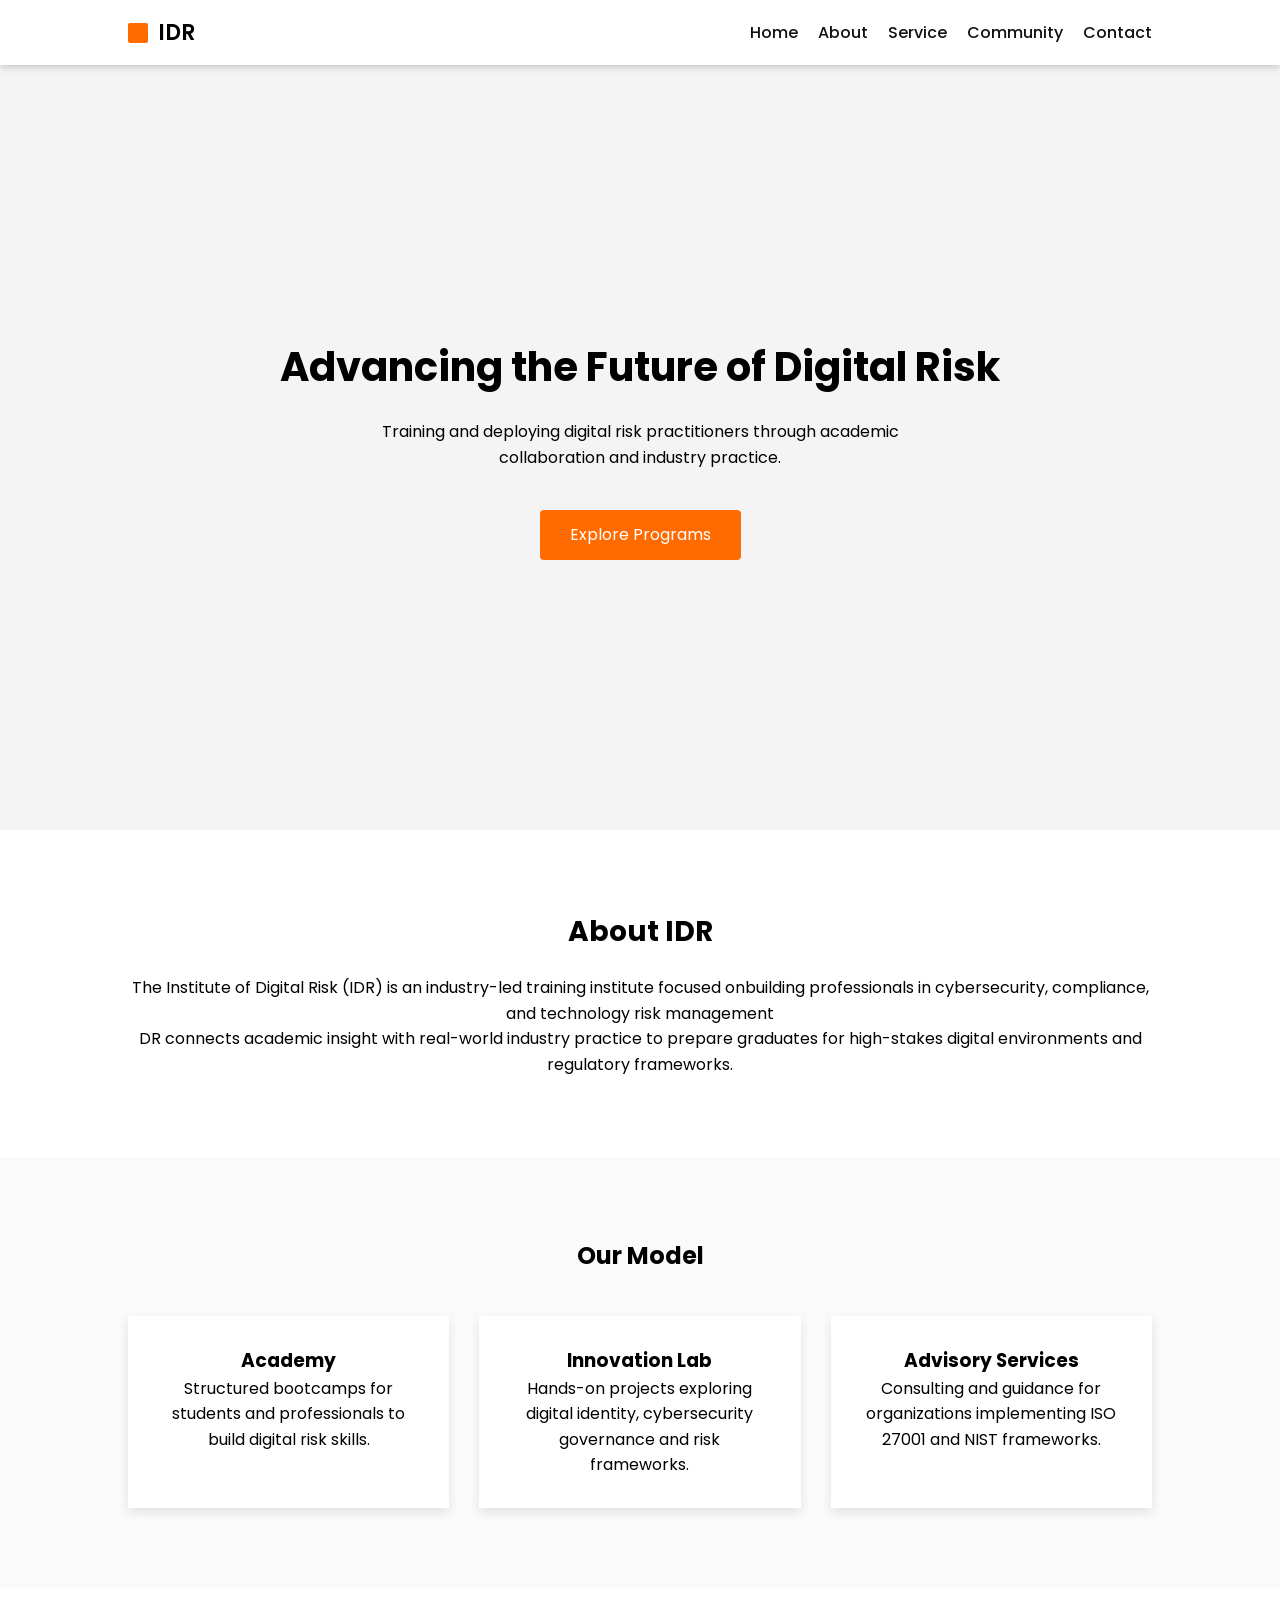
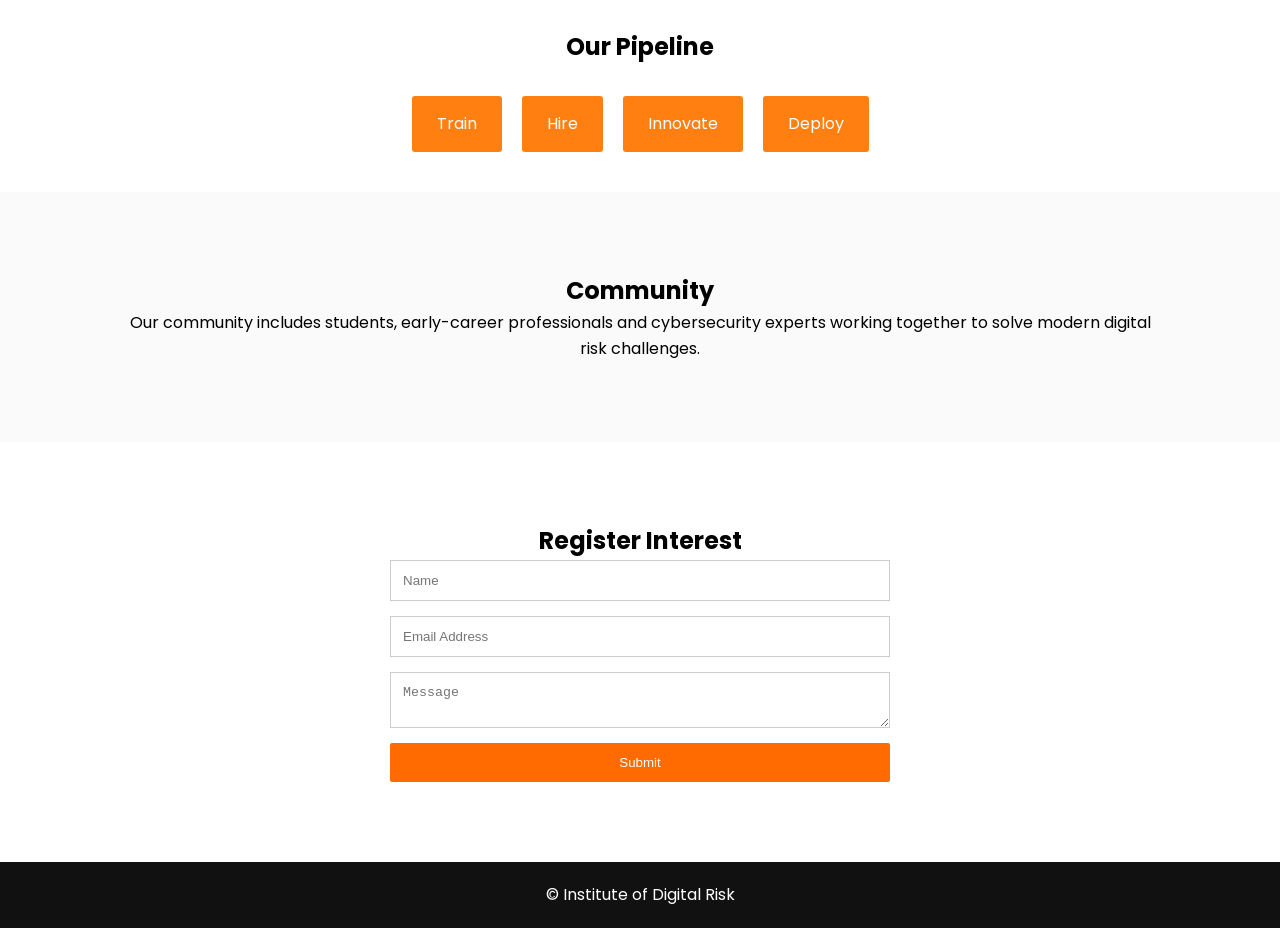
<file: Assignment/index.html>
<!DOCTYPE html>
<html lang="en">
<head>
    <meta charset="UTF-8">
    <meta name="viewport" content="width=device-width, initial-scale=1.0">
    <title>Institute of Digital Risk </title>
    <link rel="stylesheet" href="index.css">
    <link href="https://fonts.googleapis.com/css2?family=Poppins:wght@300;400;600&display=swap" rel="stylesheet">
</head>
<body>
   <header>
     <nav class="navbar">
         <div class="logo"> 
            <div class="cube"></div>
            <span>IDR</span>
         </div>
          <ul class="nav-links">
             <li><a href="#hero">Home</a></li>
             <li><a href="#about">About</a></li>
             <li><a href="#services">Service</a></li>
             <li><a href="#community">Community</a></li>
             <li><a href="#contact">Contact</a></li>
          </ul> 
     </nav>
   </header>
   <main>

     <!--Home page-->
     <section id="hero" class="hero">
         <h1>Advancing the Future of Digital Risk</h1>
         <p>Training and deploying digital risk practitioners through academic collaboration and industry practice.</p>
         <a href="#services" class="btn">Explore Programs</a>
      </section>

       <!--About page-->
       <section id="about" class="about"> 
         <h2>About IDR</h2>
         <p>The Institute of Digital Risk (IDR) is an industry-led training institute focused 
            onbuilding professionals in cybersecurity, compliance, and technology risk management</p>

          <p>DR connects academic insight with real-world industry practice to prepare graduates
                for high-stakes digital environments and regulatory frameworks.</p>  
       </section>

       <!-- Service page-->
        <section id="services" class="services">
             <h2>Our Model</h2>
             <div class="service-container">

                 <div class="card">
                     <h3>Academy </h3>
                     <p>Structured bootcamps for students and professionals to build digital risk skills.</p>
                 </div>

                 <div class="card">
                     <h3>Innovation Lab</h3>
                     <p>Hands-on projects exploring digital identity, cybersecurity governance and risk frameworks.</p>
                 </div>

                 <div class="card">
                     <h3>Advisory Services</h3>
                     <p>Consulting and guidance for organizations implementing ISO 27001 and NIST frameworks.</p>
                 </div>
             </div>
        </section> 

        <!--Pipeline page-->
        <section class="pipeline">
             <h2>Our Pipeline</h2>
             <div class="steps">
                <div>Train</div>
                <div>Hire</div>
                <div>Innovate</div>
                <div>Deploy</div>
             </div>
        </section>

        <!--Community page-->
        <section id="community" class="community"> 
             <h2>Community</h2>
             <p>
                Our community includes students, early-career professionals and cybersecurity experts
                working together to solve modern digital risk challenges.
             </p>
        </section>

        <!--Contact page-->
        <section id="contact" class="contact">
             <h2>Register Interest</h2>
             <form >
                 <input type="text" placeholder="Name" required>

                 <input type="email" placeholder="Email Address">

                 <textarea  placeholder="Message"></textarea>

                 <button type="submit">Submit</button>
             </form>
        </section>
   </main>
   <footer>
     <p> &COPY; Institute of Digital Risk</p>
   </footer>
</body>
</html>
</file>
<file: Assignment/index.css>
*{
    margin: 0;
    padding: 0;
    box-sizing: border-box;
}

body{
    font-family:'Poppins',sans-serif;
    line-height:1.6;
}
/*Navbar*/

header{
  position:sticky;
  top:0;
  background:white;
  box-shadow:0 2px 5px rgba(0,0,0,0.1);
}

.navbar{

    display: flex;
    justify-content: space-between;
    align-items: center;
    padding: 15px 10%;
    background: white;
    position: sticky;
    top: 0;
    z-index: 1000;
    box-shadow: 0 2px 10px rgba(0,0,0,0.1);
      
}
.logo{
    display: flex;
    align-items: center;
    gap: 10px;
    font-weight: 600;
    font-size: 22px;

}

.cube{
    width: 20px;
    height: 20px;
    background: #ff6b00;
    border-radius: 2px;
}

.nav-links{
    display: flex;
    list-style: none;
    gap: 20px;

}

.nav-links a{
    text-decoration: none;
    color: #111;
    font-weight: 500;

}

.nav-links a:hover{
    color: #ff6b00;
}


/*Hero*/
.hero{
    height: 85vh;
    display: flex;
    flex-direction: column;
    justify-content: center;
    align-items: center;
    text-align: center;
    padding: 20px;
    background:#f4f4f4;

}
.hero h1{
    font-size: 40px;
    margin-bottom: 20px;
}
.hero p{
    max-width: 600px;
    margin-bottom: 20px;
}

.btn{
    padding: 12px 30px;
    background: #ff6b00;
    border: none;
    color: white;
    border-radius: 4px;
    cursor: pointer;
    margin-top: 20px;
    text-decoration: none;
}
.btn:hover{
    background: #e85f00;
}

/* About */

.about{
    padding:80px 10%;
    display: flex;
    flex-direction: column;
    align-items: center;
    text-align: center;
}
.about h2{
    margin-bottom: 20px;
    font-size: 28px;
}

/*Service*/

.services{
    padding: 80px 10%;
    background: #fafafa;
    text-align: center;
}

.service-container{
    display: grid;
    grid-template-columns: repeat(auto-fit,minmax(250px,1fr));
    gap: 30px;
    margin-top: 40px;
}
.card{
    padding: 30px;
    background: white;
    box-shadow: 0 4px 10px rgba(0,0,0,0.1);
}

/*Pipeline*/
.pipeline{
    padding: 40px 10%;
    text-align: center;
}
.steps{
    display: flex;
    justify-content: center;
    gap: 20px;
    margin-top: 30px;
    flex-wrap: wrap;
}
.steps div{
    padding: 15px 25px;
    background: #ff7700ee;
    color: white;
    border-radius: 3px;
}

/* Community */
.community{
    padding: 80px 10%;
    text-align: center;
    background: #fafafa;
    display: flex;
    flex-direction: column;
    align-items: center;
   
}

/*Contact*/
.contact{
    padding: 80px 10%;
    text-align: center;
}

form{
    max-width: 500px;
    margin: auto;
    display: flex;
    flex-direction: column;
    gap: 15px;

}

input,textarea{
    padding: 12px;
    border: 1px solid #ccc;
}

button{
    background: #ff6b00;
    color: white;
    border: none;
    padding: 12px;
    cursor: pointer;
    border-radius: 2px;
}
button:hover{
    background: #e85f00;
}

/*Footer*/
footer{
    text-align: center;
    padding: 20px;
    background: #111;
    color: white;
}

/* Mobile*/

@media(max-width:768px){
    .navbar{
        flex-direction:column;
} 
    .service-container{
        flex-direction:column;
        align-items:center;
}
    .hero h1{
        font-size:28px;
}

}
</file>
